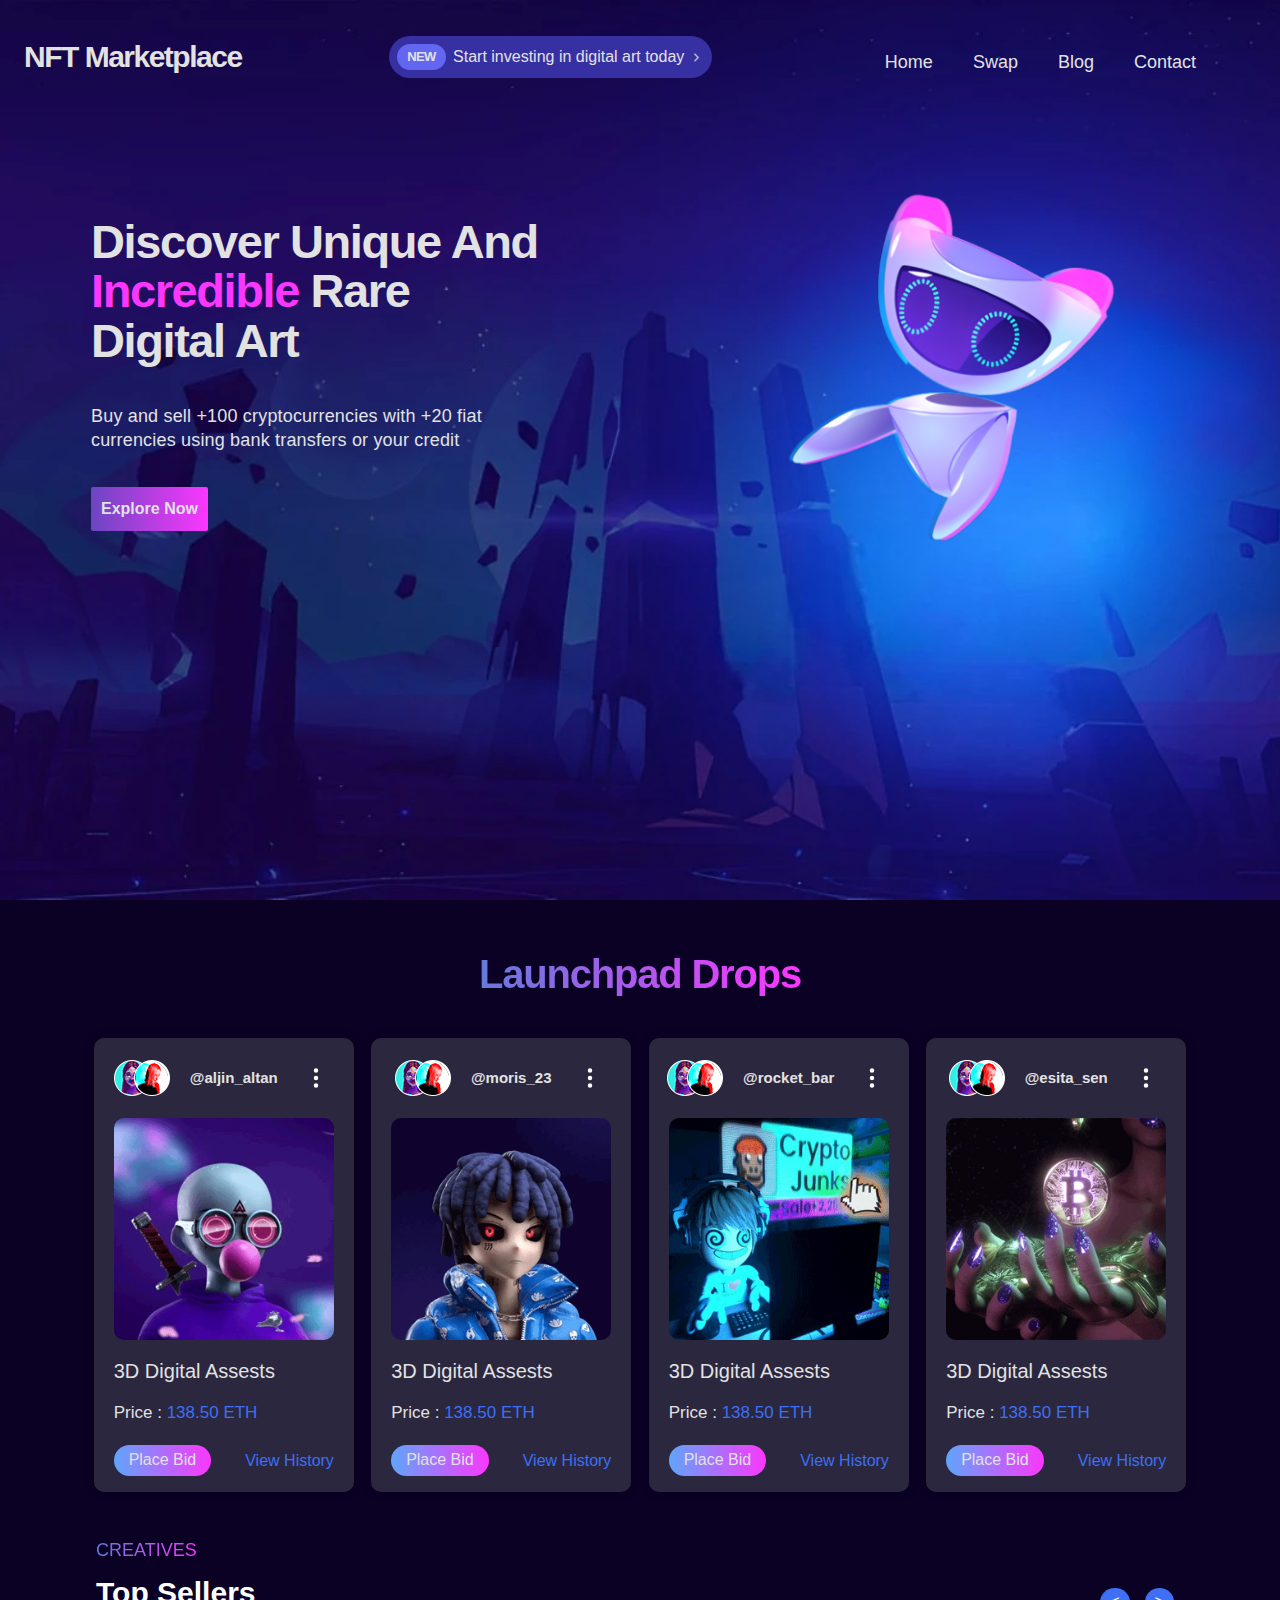
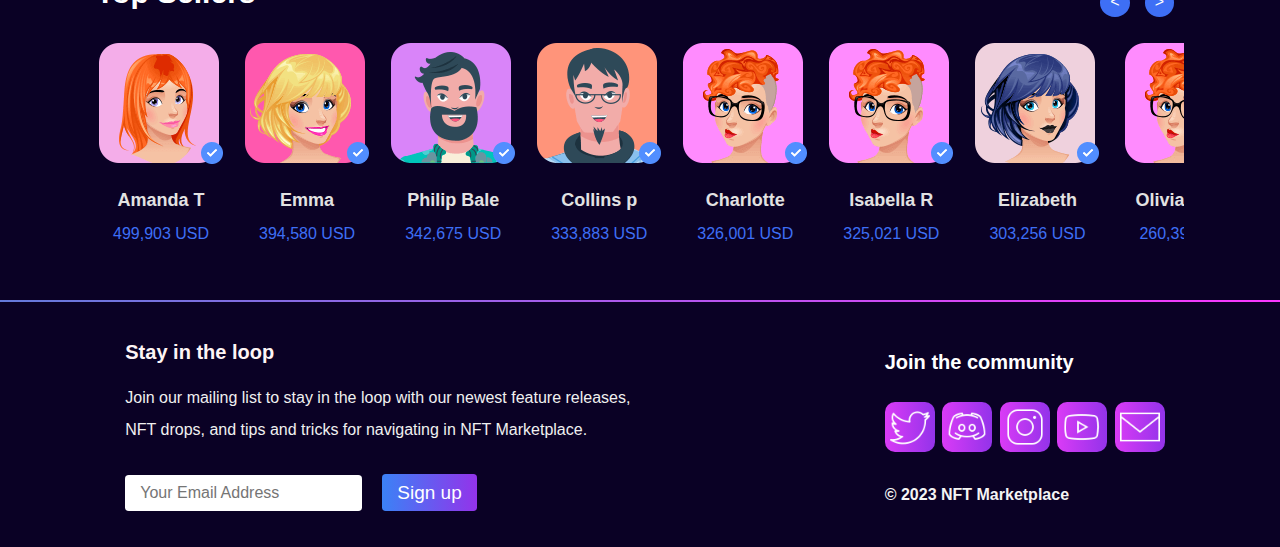
<file: index.html>
<!DOCTYPE html>
<html lang="en">
  <head>
    <meta charset="UTF-8" />
    <meta http-equiv="X-UA-Compatible" content="IE=edge" />
    <meta
      name="description"
      content="Discover and collect unique digital art and objects in our NFT marketplace.
      Explore a wide selection of non-fungible tokens (NFTs) created by artists and creators from
      around the world. From digital artworks to music pieces and digital collectibles, find exclusive
      pieces that represent authenticity and digital ownership. Join our community and dive into
      the exciting world of NFTs."
    />
    <meta name="viewport" content="width=device-width, initial-scale=1.0" />
    <link rel="shortcut icon" href="./img/icono.png" type="image/png" />
    <link rel="stylesheet" href="./style.css" />
    <link rel="stylesheet" href="./normalize.css" />
    <title>NFT Marketplace</title>
  </head>

  <body>
    <header class="header">
      <nav>
        <div class="title-container">
          <span class="title">NFT Marketplace</span>
        </div>
        <div class="alert-container">
          <div class="alert" role="alert">
            <span class="new">New</span>
            <span class="alert-info">Start investing in digital art today</span>
            <svg
              class="svg-alert"
              xmlns="http://www.w3.org/2000/svg"
              viewBox="0 0 20 20"
            >
              <path
                d="M12.95 10.707l.707-.707L8 4.343 6.586 5.757 10.828 10l-4.242 4.243L8 15.657l4.95-4.95z"
              />
            </svg>
          </div>
        </div>
        <div class="menu-container">
          <button id="boton">
            <svg
              class="icon"
              viewBox="0 0 20 20"
              xmlns="http://www.w3.org/2000/svg"
            >
              <title>Menu</title>
              <path d="M0 3h20v2H0V3zm0 6h20v2H0V9zm0 6h20v2H0v-2z" />
            </svg>
          </button>
        </div>
        <div id="menu">
          <div class="links-container">
            <a href="#" class="link-style"> Home </a>
            <a href="./swap.html" class="link-style"> Swap </a>
            <a href="#" class="link-style"> Blog </a>
            <a href="#" class="link-style"> Contact </a>
          </div>
        </div>
      </nav>
      <div class="hero">
        <div class="info-hero">
          <h2>
            Discover Unique and
            <span> Incredible </span>rare <br />
            Digital Art
          </h2>
          <p>
            Buy and sell +100 cryptocurrencies with +20 fiat currencies using
            bank transfers or your credit
          </p>
          <a href="#seccion-destino" class="btn-effect">Explore Now</a>
        </div>
        <div class="robot-container">
          <img src="./img/robot.png" alt="cuaderno" id="img-robot" />
        </div>
      </div>
    </header>
    <main id="seccion-destino">
      <div class="container">
        <h2>Launchpad Drops</h2>
      </div>
      <section class="nft-container">
        <div class="nft">
          <header class="nft-header">
            <img src="./img/p.png" alt="user" />
            <h3>@aljin_altan</h3>
            <div>
              <button
                aria-label="Ver Opciones"
                title="Haz clic para ver las opciones"
                type="button"
                class="btn-menu"
              >
                <img
                  class="menu-options w-6 h-6"
                  src="./img/dots.svg"
                  alt="dots"
                />
              </button>
            </div>
          </header>
          <figure class="nft-video-container">
            <video class="lazy-video video-nft" autoplay loop muted>
              <source
                data-src="./img/1.webm"
                src="./img/1.webm"
                type="video/webm"
              />
              <source
                data-src="./img/1.mp4"
                src="./img/1.mp4"
                type="video/mp4"
              />
              Tu navegador no admite el formato de video WebM.
            </video>
          </figure>
          <div class="nft-info">
            <h4>3D Digital Assests</h4>
            <p>Price : <span class="text-blue-500">138.50 ETH</span></p>
          </div>
          <footer class="nft-footer">
            <button class="place-bid">Place Bid</button>
            <span class="text-blue-500">View History</span>
          </footer>
        </div>
        <div class="nft">
          <header class="nft-header">
            <img src="./img/p.png" alt="user" />
            <h3>@moris_23</h3>
            <div>
              <button
                aria-label="Ver Opciones"
                title="Haz clic para ver las opciones"
                type="button"
                class="btn-menu"
              >
                <img
                  class="menu-options w-6 h-6"
                  src="./img/dots.svg"
                  alt="dots"
                />
              </button>
            </div>
          </header>
          <figure>
            <video class="lazy-video video-nft" autoplay loop muted>
              <source
                data-src="./img/2.webm"
                src="./img/2.webm"
                type="video/webm"
              />
              <source
                data-src="./img/2.mp4"
                src="./img/2.mp4"
                type="video/mp4"
              />
              Tu navegador no admite el formato de video WebM.
            </video>
          </figure>
          <div class="nft-info">
            <h4>3D Digital Assests</h4>
            <p>Price : <span class="text-blue-500">138.50 ETH</span></p>
          </div>
          <footer class="nft-footer">
            <button class="place-bid">Place Bid</button>
            <span class="text-blue-500">View History</span>
          </footer>
        </div>
        <div class="nft">
          <header class="nft-header">
            <img src="./img/p.png" alt="user" />
            <h3>@rocket_bar</h3>
            <div>
              <button
                aria-label="Ver Opciones"
                title="Haz clic para ver las opciones"
                type="button"
                class="btn-menu"
              >
                <img
                  class="menu-options w-6 h-6"
                  src="./img/dots.svg"
                  alt="dots"
                />
              </button>
            </div>
          </header>
          <figure>
            <video class="lazy-video video-nft" autoplay loop muted>
              <source
                data-src="./img/3.webm"
                src="./img/3.webm"
                type="video/webm"
              />
              <source
                data-src="./img/3.mp4"
                src="./img/3.mp4"
                type="video/mp4"
              />
              Tu navegador no admite el formato de video WebM.
            </video>
          </figure>
          <div class="nft-info">
            <h4>3D Digital Assests</h4>
            <p>Price : <span class="text-blue-500">138.50 ETH</span></p>
          </div>
          <footer class="nft-footer">
            <button class="place-bid">Place Bid</button>
            <span class="text-blue-500">View History</span>
          </footer>
        </div>
        <div class="nft">
          <header class="nft-header">
            <img src="./img/p.png" alt="user" />
            <h3>@esita_sen</h3>
            <div>
              <button
                aria-label="Ver Opciones"
                title="Haz clic para ver las opciones"
                type="button"
                class="btn-menu"
              >
                <img
                  class="menu-options w-6 h-6"
                  src="./img/dots.svg"
                  alt="dots"
                />
              </button>
            </div>
          </header>
          <figure class="nft-video-container">
            <video class="lazy-video video-nft" autoplay loop muted>
              <source
                data-src="./img/4.webm"
                src="./img/4.webm"
                type="video/webm"
              />
              <source
                data-src="./img/4.mp4"
                src="./img/4.mp4"
                type="video/mp4"
              />
              Tu navegador no admite el formato de video WebM.
            </video>
          </figure>
          <div class="nft-info">
            <h4>3D Digital Assests</h4>
            <p>Price : <span class="text-blue-500">138.50 ETH</span></p>
          </div>
          <footer class="nft-footer">
            <button class="place-bid">Place Bid</button>
            <span class="text-blue-500">View History</span>
          </footer>
        </div>
      </section>
    </main>
    <section class="creatives-section">
      <h3 class="creatives-title">CREATIVES</h3>
      <div class="creatives-container">
        <h2 class="top-sellers-title">Top Sellers</h2>
        <div class="creatives-btn">
          <button class="scroll-left-btn">&lt;</button>
          <button class="scroll-right-btn">&gt;</button>
        </div>
      </div>
      <div class="image-container">
        <div class="scroll-wrapper">
          <div class="image-list" id="sellers"></div>
        </div>
      </div>
    </section>
    <div class="creatives-line"></div>
    <footer class="my-footer">
      <div class="my-custom-footer">
        <div class="my-custom-footer-container">
          <h3 class="my-custom-heading">Stay in the loop</h3>
          <p class="my-custom-paragraph">
            Join our mailing list to stay in the loop with our newest feature
            releases, NFT drops, and tips and tricks for navigating in NFT
            Marketplace.
          </p>
          <div class="my-custom-flex-container">
            <div class="my-custom-flex-input-container">
              <input
                type="email"
                placeholder="Your Email Address"
                class="my-custom-input"
                id="input"
              />
              <button class="botonSign" id="send-btn">Sign up</button>
            </div>
            <div class="my-custom-message hidden" id="mensaje"></div>
          </div>
        </div>
      </div>
      <div class="my-custom-text" id="my-div">
        <h3 class="join-community">Join the community</h3>
        <div class="logo-container" id="contenedorLogos"><!-- logos --></div>
        <p class="eth-price" id="eth-price"></p>
        <p class="nft-noticia">© 2023 NFT Marketplace</p>
      </div>
    </footer>
    <script src="./app.js"></script>
  </body>
</html>
</file>
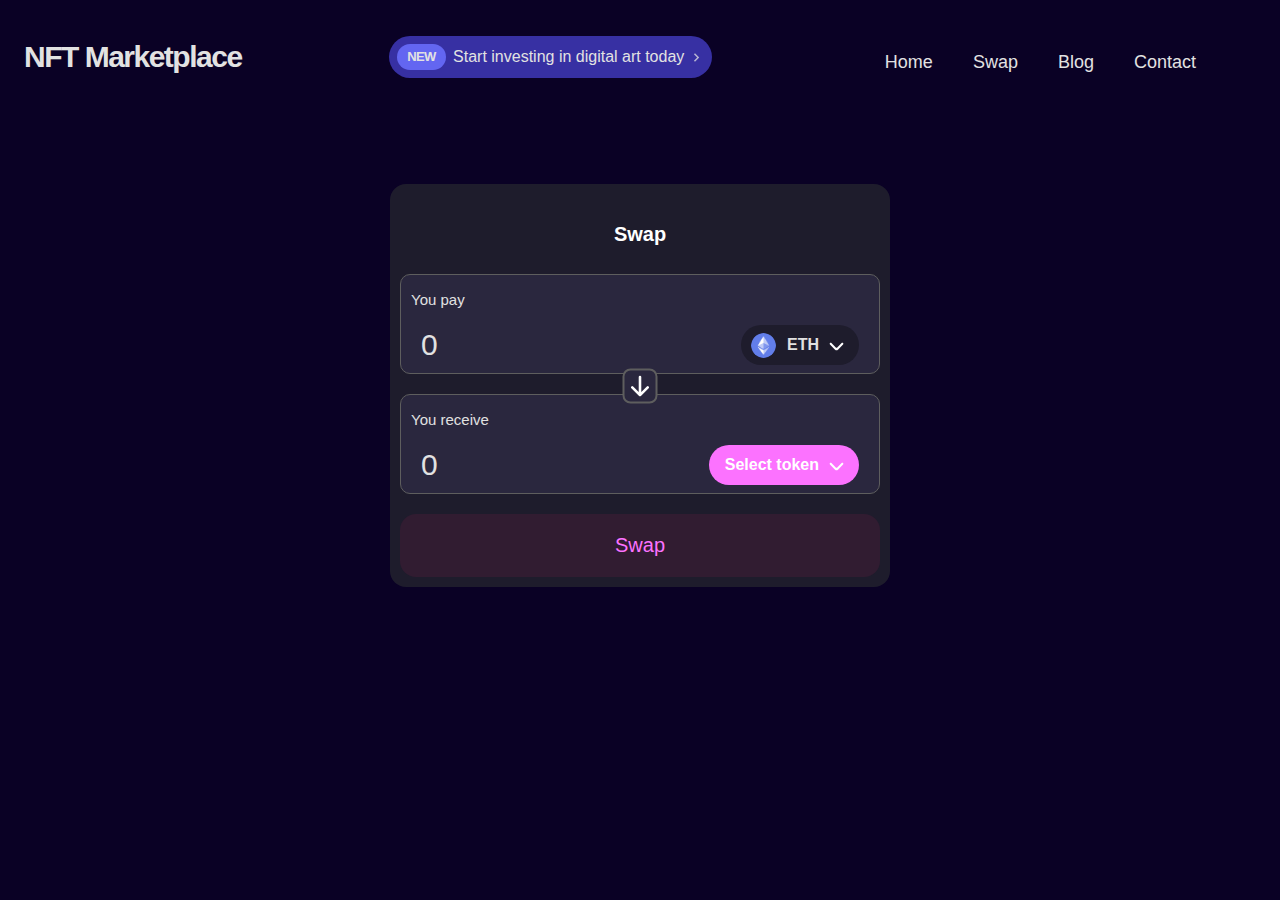
<file: swap.html>
<!DOCTYPE html>
<html lang="en">
  <head>
    <meta charset="UTF-8" />
    <meta name="viewport" content="width=device-width, initial-scale=1.0" />
    <link rel="shortcut icon" href="./img/icono.png" type="image/png" />
    <link rel="stylesheet" href="./style.css" />
    <title>Swap</title>
  </head>
  <body class="body-swap">
    <header class="header-swap">
      <nav>
        <div class="title-container">
          <span class="title">NFT Marketplace</span>
        </div>
        <div class="alert-container">
          <div class="alert" role="alert">
            <span class="new">New</span>
            <span class="alert-info">Start investing in digital art today</span>
            <svg
              class="svg-alert"
              xmlns="http://www.w3.org/2000/svg"
              viewBox="0 0 20 20"
            >
              <path
                d="M12.95 10.707l.707-.707L8 4.343 6.586 5.757 10.828 10l-4.242 4.243L8 15.657l4.95-4.95z"
              />
            </svg>
          </div>
        </div>
        <div class="menu-container">
          <button id="boton">
            <svg
              class="icon"
              viewBox="0 0 20 20"
              xmlns="http://www.w3.org/2000/svg"
            >
              <title>Menu</title>
              <path d="M0 3h20v2H0V3zm0 6h20v2H0V9zm0 6h20v2H0v-2z" />
            </svg>
          </button>
        </div>
        <div id="menu">
          <div class="links-container">
            <a href="./index.html" class="link-style"> Home </a>
            <a href="" class="link-style"> Swap </a>
            <a href="#" class="link-style"> Blog </a>
            <a href="#" class="link-style"> Contact </a>
          </div>
        </div>
      </nav>
    </header>
    <main class="swap-container">
      <form class="swap" id="swap-form">
        <h3 class="main-title">Swap</h3>
        <div class="swap-input">
          <label class="swap-title" for="">You pay</label>
          <div class="swap-info" id="swap-pay">
            <input type="number" name="" id="" min="0" value="0" />
            <span id="current-nft" class="crypto-container">
              <img class="crypto-logo" src="./img/eth.png" alt="" />
              <strong id="crypto-text">ETH</strong>
              <img class="arrow" src="./img/arrow-down.svg" alt="" />
            </span>
          </div>
        </div>
        <div class="swap-arrow-container" id="swap-btn">
          <img class="swap-icon" src="./img/arrow-down-2.svg" alt="" />
        </div>
        <div class="swap-input">
          <label class="swap-title" for="">You receive</label>
          <div class="swap-info" id="swap-receive">
            <input id="receive" type="number" name="" id="" min="0" value="0" />
            <span id="token" class="token crypto-container">
              <strong id="token-text">Select token</strong>
              <img class="arrow" src="./img/arrow-down.svg" alt="" />
            </span>
          </div>
        </div>
        <button class="btn-swap" id="btn-calculate">Swap</button>
      </form>
      <section class="modal-container hidden" id="modal">
        <div class="modal-tokens">
          <header class="modal-header">
            <h3>Select a token</h3>
            <img id="exit-modal" src="./img/cancel.svg" alt="" />
          </header>
          <div class="search-container">
            <img src="./img/search.svg" alt="" />
            <input type="text" placeholder="Search" />
          </div>
          <section class="most-used">
            <span class="token-container eth">
              <img src="./img/eth.png" alt="" />
              <strong>ETH</strong>
            </span>
            <span class="token-container dai">
              <img src="./img/dai.png" alt="" />
              <strong>DAI</strong>
            </span>
            <span class="token-container usdc">
              <img src="./img/usdc.png" alt="" />
              <strong>USDC</strong>
            </span>
            <span class="token-container usdt">
              <img src="./img/usdt.png" alt="" />
              <strong>USDT</strong>
            </span>
            <span class="token-container wbtc">
              <img src="./img/wbtc.png" alt="" />
              <strong>WBTC</strong>
            </span>
            <span class="token-container weth">
              <img src="./img/weth.png" alt="" />
              <strong>WETH</strong>
            </span>
          </section>
          <div class="line"></div>
          <section class="list-tokens">
            <div class="token-of-list eth">
              <img src="./img/eth.png" alt="" />
              <strong>Ether</strong>
            </div>
            <div class="token-of-list aave">
              <img src="./img/aave.png" alt="" />
              <strong>Aave</strong>
            </div>
            <div class="token-of-list cronos">
              <img src="./img/cronos.png" alt="" />
              <strong>Cronos</strong>
            </div>
            <div class="token-of-list fantom">
              <img src="./img/ftm.png" alt="" />
              <strong>Fantom</strong>
            </div>
            <div class="token-of-list matic">
              <img src="./img/matic.png" alt="" />
              <strong>Matic</strong>
            </div>
          </section>
        </div>
      </section>
    </main>
    <script src="./swap.js"></script>
  </body>
</html>
</file>
<file: style.css>
@font-face {
  font-family: "Montserrat", Arial, Helvetica, sans-serif;

  src: url("./font/Montserrat-Regular.ttf") format("truetype");

  font-weight: normal;

  font-style: normal;

  font-display: auto;
}

@font-face {
  font-family: "Montserrat", Arial, Helvetica, sans-serif;

  src: url("./font/Montserrat-Bold.ttf") format("truetype");

  font-weight: bold;

  font-style: normal;

  font-display: auto;
}

:root {
  --darkLila: #0a0125;
  --fuenteParrafos: "Montserrat", Arial, Helvetica, sans-serif;
}

html {
  box-sizing: border-box;
  font-size: 62.5%;
  scroll-behavior: smooth;
}
*,
*::before,
*::after {
  box-sizing: inherit;
}

body {
  font-family: var(--fuenteParrafos);
  font-size: 1.6rem;
  line-height: 2;
  width: 100%;
  height: 100vh;
  overflow: auto;
  background-color: rgb(10, 1, 37);
}

figure {
  margin: 0 auto;
}

.header {
  background-image: url("./img/bg-1.webp");
  background-position: center;
  background-size: cover;
  height: 100vh;
}
@media (min-width: 768px) {
  .header {
    height: 100vh;
  }
}

a {
  text-decoration: none;
}

nav {
  padding: 24px;
  display: flex;
  flex-wrap: wrap;
  justify-content: space-between;
  align-items: center;
  gap: 20px;
}

.title-container {
  display: flex;
  align-items: center;
  flex-shrink: 0;
  color: #e2e2e2;
  margin-right: 1.5rem;
}

.title {
  font-family: var(--fuenteParrafos);
  font-weight: bold;
  font-size: 2.5rem;
  line-height: 1.2;
  letter-spacing: -0.05em;
}

@media (min-width: 768px) {
  .title {
    font-size: 3rem;
  }
}

.alert-container {
  display: none;
}

@media (min-width: 1280px) {
  .alert-container {
    display: block;
    text-align: center;
    padding: 1rem;
  }
}

.alert {
  padding: 0.5rem 0.8rem;
  background-color: #3730a3;
  display: flex;

  flex: inline-flex;
  align-items: center;
  color: #e2e2e2;
  border-radius: 999px;
  font-size: 1.6rem;
}

.new {
  display: flex;
  border-radius: 999px;
  background-color: #6366f1;
  text-transform: uppercase;
  padding: 0.5rem 1rem;
  font-family: var(--fuenteParrafos);
  font-weight: 600;
  font-size: 1.3rem;
  line-height: 1.2;
  letter-spacing: -0.05em;
  margin-right: 0.75rem;
}

.alert-info {
  font-family: var(--fuenteParrafos);
  margin-right: 0.5rem;
  text-align: left;
  flex: auto;
}

.svg-alert {
  fill: currentColor;
  opacity: 0.75;
  height: 1.5rem;
  width: 1.5rem;
}

.menu-container {
  display: block;
}
@media (min-width: 768px) {
  .menu-container {
    display: none;
  }
}

.menu-container > button {
  display: flex;
  align-items: center;
  padding: 0.8rem 1.1rem;
  border: 1px solid #e2e2e2;
  border-radius: 0.5rem;
  color: #e2e2e2;
  transition: all 0.3s ease;
  background-color: transparent;
}

.menu-container > button:hover {
  color: #fff;
  border-color: #fff;
}

.icon {
  fill: currentColor;
  height: 2rem;
  width: 2rem;
}

#menu {
  background-color: rgba(255, 255, 255, 0.1);
  padding: 1rem 4rem;
  border-radius: 0.5rem;
  width: 100%;
  display: none;
  flex-direction: row;
  justify-content: flex-end;
  align-items: center;
}

@media (min-width: 768px) {
  #menu {
    display: flex;
    width: auto;
    background-color: transparent;
  }
}

.links-container {
  font-size: 1.6rem;
  font-weight: 500;
  text-align: center;
  color: #e2e2e2;
  display: flex;
  flex-direction: column;
  align-items: center;
  gap: 1rem;
}

@media (min-width: 768px) {
  .links-container {
    font-size: 1.8rem;
    flex-direction: row;
    align-items: center;
    gap: 4rem;
    padding: 1rem 2rem 0 0;
  }
}

.link-style {
  text-decoration: none;
  position: relative;
  color: #e2e2e2;
  transition: color 0.3s, transform 0.3s;
}

.link-style::before {
  content: "";
  position: absolute;
  width: 0;
  height: 3px;
  background-color: #e2e2e2;
  bottom: -2px;
  left: 0;
  transition: width 0.3s;
}

.link-style:hover {
  color: #fb37ff;
}

.link-style:hover::before {
  width: 100%;
}
.hero {
  display: grid;
  place-items: center;
}

@media (min-width: 768px) {
  .hero {
    grid-template-columns: 1fr 1fr;
  }
}

.info-hero {
  color: #e2e2e2;
  padding: 1rem;
  display: flex;
  flex-wrap: wrap;
  gap: 1.75rem;
  margin: 0 3.5rem 2.5rem;
}

@media (min-width: 768px) {
  .info-hero {
    margin: 1.5rem 8.1rem 3.5rem 8.1rem;
  }
}
.info-hero > h2 {
  font-size: 2.5rem;
  font-weight: bold;
  line-height: 1.4;
  letter-spacing: -0.03em;
  width: auto;
  max-width: 17ch;
  word-wrap: break-word;
  margin-bottom: 0.3rem;
  text-transform: capitalize;
}

.info-hero > h2 > span {
  font-size: 2.5rem;
  color: #fb37ff;
  font-weight: bold;
  letter-spacing: -0.03em;
}
.info-hero > p {
  font-size: 1.8rem;
  font-weight: 500;
  line-height: 2.4rem;
  letter-spacing: 0.01em;
  width: auto;
  max-width: 50ch;
  word-wrap: break-word;
  font-family: var(--fuenteParrafos);
}

@media (min-width: 768px) {
  .info-hero > h2 {
    font-size: 4.7rem;
    line-height: 1.05;
    max-width: 18ch;
  }
  .info-hero h2 > span {
    font-size: 4.7rem;
    line-height: 1.05;
  }
}

.btn-effect {
  background-image: linear-gradient(to right, #6b46c1, #fb37ff);
  padding: 0.6rem 1rem;
  color: #e1e1e1;
  border-radius: 2px;
  font-size: 1.6rem;
  font-weight: 600;
  transition: background-color 0.3s ease-in-out;
}

.btn-effect:hover {
  box-shadow: 0 0 10px #6b46c1;
}

.robot-container {
  margin-top: 0.5rem;
  margin-left: 7rem;
}

@media (min-width: 768px) {
  .robot-container {
    margin-top: 7rem;
    margin-left: 0;
  }
}

#img-robot {
  width: 20rem;
  position: relative;
  max-width: 100%;
  margin-bottom: 5rem;
}

@media (min-width: 768px) {
  #img-robot {
    width: 37rem;
    height: auto;
  }
}

.container {
  display: flex;
  flex-direction: column;
  align-items: center;
  justify-content: center;
  gap: 1rem;
  margin-top: 5rem;
  color: #e2e2e2;
}

.container > h2 {
  position: relative;
  z-index: 10;
  background-image: linear-gradient(to right, #647adb, #fb37ff);
  background-clip: text;
  -webkit-background-clip: text;
  color: transparent;
  font-size: 4rem;
  font-weight: bold;
  line-height: 1.2;
  letter-spacing: -0.03em;
  text-transform: capitalize;
  margin: 0 0 5rem;
}

.form {
  background-color: #2a273e;
  border-radius: 0.5rem;
  padding: 1rem;
  height: 40rem;
  margin-bottom: 5rem;
}

.options {
  display: grid;
  grid-template-columns: repeat(3, 1fr);
  gap: 1rem;
}

.options > span {
  border-radius: 999px;
  padding: 0.1rem 0.5rem;
  text-align: center;
  background-color: #000;
  font-size: 1.5rem;
}

#seccion-destino {
  margin: 0 auto;
}

.container > h2 {
  text-align: center;
  margin-bottom: 4rem;
}

.nft-container {
  display: grid;
  place-items: center;
  gap: 1rem;
  grid-template-columns: repeat(auto-fit, minmax(250px, 1fr));
}

@media (min-width: 768px) {
  .nft-container {
    margin: 0 9rem;
  }
}

.nft {
  position: relative;
  border-radius: 1rem;
  background-color: #2a273e;
  display: flex;
  flex-direction: column;
  width: 26rem;
  margin-bottom: 2.5rem;
  box-shadow: 0 0 10px rgba(0, 0, 0, 0.2);
  color: #e2e2e2;
}

.nft-header {
  display: flex;
  align-items: center;
  justify-content: center;
  gap: 2rem;
  padding: 1rem;
}

.nft-header > h3 {
  font-size: 1.5rem;
  font-weight: 600;
}

.nft-header > h3:hover {
  color: #4b78f5;
  cursor: pointer;
}

.btn-menu {
  background-color: transparent;
  border: none;
  display: flex;
  align-items: center;
  justify-content: center;
}

.menu-options {
  width: 2.4rem;
  height: 2.4rem;
}

.video-nft {
  width: 100%;
  max-width: 220px;
  height: 100%;
  border-radius: 1rem;
  margin: 0;
}

.nft-info {
  padding: 0 2rem;
  display: flex;
  flex-direction: column;
}

.nft-info h4 {
  font-size: 2rem;
  font-weight: 500;
  margin: 0;
  margin-bottom: 0.5rem;
}

.nft-info > p,
.nft-info > p > span {
  font-size: 1.7rem;
  margin: 0;
}

.nft-info > p > span {
  color: #3e6ff5;
}

.nft-footer {
  display: flex;
  align-items: center;
  justify-content: center;
  column-gap: 3.4rem;
  margin: 1.5rem 0;
}

.place-bid {
  background-image: linear-gradient(to right, #60a5fa, #fb37ff);
  padding: 0.6rem 1.5rem;
  color: #e1e1e1;
  border: none;
  border-radius: 999px;
  font-size: 1.6rem;
}

.place-bid:hover {
  box-shadow: 0 0 10px #60a5fa;
  cursor: pointer;
}

.nft-footer > span {
  color: #3e6ff5;
}

.creatives-container {
  display: flex;
  align-items: center;
  justify-content: space-between;
  gap: 1rem;
  margin-bottom: 2rem;
  width: 100%;
  margin-top: 0;
}

.creatives-section {
  display: flex;
  flex-direction: column;
  align-items: flex-start;
  margin: 3rem 0;
  padding-bottom: 5rem;
  width: 85%;
  margin: auto;
}

.creatives-line-container {
  display: flex;
  align-items: center;
  justify-content: center;
  margin-top: 2rem;
}

.creatives-title {
  font-size: 1.8rem;
  font-weight: 500;
  margin: 1.5rem 0;
  background-image: linear-gradient(to right, #647adb, #fb37ff);
  background-clip: text;
  -webkit-background-clip: text;
  color: transparent;
  position: relative;
}

.creatives-line {
  width: 100%;
  height: 2px;
  background: linear-gradient(to right, #647adb, #fb37ff);
  margin-bottom: 0;
}

.top-sellers-title {
  font-size: 3rem;
  font-weight: bold;
  color: #fff;
  margin: 0;
}

.image-container {
  width: 100%;
  overflow: auto;
}

.scroll-wrapper {
  width: 100%;
  overflow-x: scroll;
  scrollbar-width: none;
  -ms-overflow-style: none;
  scroll-behavior: smooth;
  white-space: nowrap;
}

.scroll-wrapper::-webkit-scrollbar {
  display: none;
}

.image-list {
  display: inline-flex;
  gap: 5rem;
  padding: 0 1.7rem;
}

.image-list img {
  min-width: 100%;
  height: auto;
}

.seller-info {
  display: grid;
  place-items: center;
  width: 100%;
}

.seller-info > span {
  font-size: 1.6rem;
  color: #3e6ff5;
  font-weight: 500;
}

.seller-name {
  font-size: 1.8rem;
  color: #e2e2e2;
  font-weight: 600;
  margin-bottom: 0;
}

.my-footer {
  display: flex;
  flex-wrap: wrap;
  gap: 5rem;
  margin-bottom: 5px;
  justify-content: space-around;

  align-items: center;
  gap: 0.5rem;
  border-radius: 999px;
  color: #e1e1e1;
  padding: 2rem 1rem;
}

.my-custom-footer {
  display: flex;
  flex-direction: row;
  flex-wrap: wrap;
  gap: 5px;
  margin-bottom: 5px;
  justify-content: flex-start;
  align-items: flex-start;
  margin-left: 10px;
  margin-right: 10px;
}
.my-custom-footer-container {
  display: flex;
  flex-direction: column;
  justify-content: center;
  flex-wrap: wrap;
}

.my-custom-heading {
  text-align: left;
  color: #fef5f5;
  font-size: 2rem;
  font-weight: bold;
  margin: 0;
}

.my-custom-flex-container {
  display: flex;
  justify-content: center;
  flex-direction: column;
  align-items: flex-start;
  margin-top: 1.25rem;
  gap: 1.25rem;
}

.my-custom-flex-input-container {
  display: flex;
  justify-content: center;
  flex-wrap: wrap;
  align-items: center;
  gap: 2rem;
}

.my-custom-input {
  padding: 0.9rem 1.5rem;
  background-color: #ffffff;
  border-radius: 0.375rem;
  border: none;
}

.botonSign {
  text-align: center;
  border-radius: 0.375rem;
  background-image: linear-gradient(to right, #3b82f6, #9333ea);
  color: #ffffff;
  font-size: 1.9rem;
  border: none;
  cursor: pointer;
  transition: transform 0.2s;
  padding: 0.75rem 1.5rem;
}

.botonSign:active {
  transform: scale(0.9);
}

@media (min-width: 1024px) {
  .botonSign {
    padding: 0.75rem 1.5rem;
  }
}

.my-custom-message {
  animation: pulse 1.5s infinite;
  padding: 0 1rem;
  color: #ffffff;
  background-image: linear-gradient(to right, #3b82f6, #9333ea);
  border-radius: 0.375rem;
  font-size: 1.6rem;
  margin: 0;
}

.my-custom-message > p {
  margin: 0;
}

.my-custom-text {
  text-align: left;
}

@media screen and (max-width: 600px) {
  .my-custom-text {
    text-align: center;
    margin-left: 0;
  }
}

.hidden {
  display: none;
}

.join-community {
  color: #ffffff;
  font-size: 2rem;
  font-weight: bold;
}

.logo-container {
  display: flex;
  flex-wrap: wrap;
  gap: 0.75rem;
  cursor: pointer;
}

.logo-container img {
  background-image: linear-gradient(to right, #da3bf6, #9333ea);
  padding: 5px;
  transition: transform 0.2s;
  border-radius: 20%;
  max-width: 5rem;
}

.logo-container img:hover {
  transform: translateY(-5px);
}

.my-custom-paragraph {
  text-align: left;
  color: #f0f0f0;
  margin-top: 1rem;
  width: auto;
  max-width: 60ch;
}

@keyframes blink {
  0%,
  100% {
    color: #8414ed;
  }

  50% {
    color: #dde2ec;
  }
}

.eth-price {
  font-weight: bold;
  animation: blink 2s infinite;
  font-size: 1.6rem;
}

.nft-noticia {
  color: #f4f4f4;
  font-weight: bold;
  font-size: 1.6rem;
}
.section {
  border-bottom: 2px solid transparent;
  margin-bottom: 20px;
  animation: parpadeo 3s infinite;
}
@keyframes parpadeo {
  0%,
  100% {
    border-color: transparent;
  }

  50% {
    border-color: #9333ea;
  }
}

.seller-name {
  font-size: 1.8rem;
  color: #e2e2e2;
  font-weight: 600;
  margin-bottom: 0;
}

#token:hover {
  background-color: #44405e;
}

#token:active {
  transform: scale(0.9);
}

.body-swap {
  margin: auto;
  position: relative;
}

.modal-container {
  position: absolute;
  top: 27.5%;
}

.modal-active {
  filter: blur(0.5rem);
}

.hidden {
  display: none;
}

.header-swap {
  margin: auto;
}

form {
  display: flex;
  flex-direction: column;
  padding: 1rem;
}

.main-title {
  font-size: 2rem;
  text-align: center;
  color: #fff;
  margin-bottom: 0;
}
.swap-container {
  display: grid;
  place-items: center;
  margin-top: 7rem;
}

.swap {
  border-radius: 1.6rem;
  background-color: #1e1c2c;
  display: flex;
  width: 50rem;
  padding: 1rem;
  gap: 2rem;
  position: relative;
}

.swap-input {
  background-color: #2a273e;
  border: 0.5px solid #5e5e5e;
  width: 100%;
  height: 10rem;
  border-radius: 1rem;
  display: flex;
  flex-direction: column;
  padding: 1rem;
}

.swap-info {
  display: flex;
  justify-content: space-between;
  align-items: center;
  padding: 0 1rem;
  gap: 2rem;
}

.crypto-container {
  display: flex;
  align-items: center;
  gap: 0.5rem;
  background-color: #1e1c2c;
  border-radius: 999px;
  color: #e1e1e1;
  padding: 2rem 1rem;
  height: 3rem;
}

.swap-info > input {
  all: unset;
  width: 80%;
  font-size: 3rem;
  color: #e1e1e1;
}

.swap-info > input::-webkit-outer-spin-button,
.swap-info > input::-webkit-inner-spin-button {
  -webkit-appearance: none;
  margin: 0;
}

.swap-info > span > img {
  width: 2.5rem;
  height: auto;
  border-radius: 50%;
}
.swap-info > span > strong {
  margin-left: 0.6rem;
}

.crypto-logo {
  width: 2.5rem;
  height: auto;
  border-radius: 50%;
}

.arrow {
  display: grid;
  place-items: center;
}

.swap-title {
  color: #e1e1e1;
  font-size: 1.5rem;
}

#receive {
  width: 60%;
}

.token {
  background-color: #fc72ff;
  color: #fff;
}

#token:hover {
  cursor: pointer;
}

.invert {
  flex-direction: row-reverse;
}

.btn-swap {
  padding: 2rem;
  border-radius: 1.6rem;
  border: none;
  color: #fc72ff;
  font-size: 2rem;
  background-color: #311c31;
  transition: all 0.3s ease-in-out;
}

.btn-swap:hover {
  cursor: pointer;
  background-color: #39273c;
}

.swap-arrow-container {
  padding: 1rem;
  display: flex;
  justify-content: center;
  align-items: center;
  position: absolute;

  top: 50%;
  left: 50%;
  transform: translate(-50%, -50%);
}

.swap-arrow-container > img {
  width: 3.5rem;
  height: auto;
  border: 0.2rem solid #5e5e5e;
  background-color: #2a273e;
  border-radius: 0.8rem;
}

.swap-arrow-container:hover {
  cursor: pointer;
}

.top-sellers-title {
  margin-top: -2rem;
}

.creatives-btn {
  display: flex;
  align-items: center;
  justify-content: center;
  gap: 1.5rem;
  margin: 0 1rem;
}

.scroll-left-btn,
.scroll-right-btn {
  background-color: #3e6ff5;
  border: none;
  border-radius: 50%;
  color: #ffffff;
  font-size: 1.6rem;
  padding: 0.5rem 1rem;
}

.scroll-left-btn:hover,
.scroll-right-btn:hover {
  background-color: #b41ab6;
  cursor: pointer;
}

.prueba {
  display: grid;
  place-items: center;
}

.modal-tokens {
  display: flex;
  flex-direction: column;
  align-items: center;
  justify-content: center;
  gap: 1rem;
  padding: 1.5rem;
  border-radius: 2rem;
  border: 0.5px solid #5e5e5e;
  background-color: #1e1c2c;
  width: 40rem;
  height: auto;
  position: relative;
}

.line {
  width: 100%;
  height: 0.5px;
  position: absolute;
  top: 60%;
  background-color: #5e5e5e;
}

.modal-header {
  display: flex;
  align-items: center;
  justify-content: space-between;
  width: 100%;
}

.modal-header > h3 {
  font-size: 1.6rem;
  color: #e1e1e1;
}

.modal-header > img {
  width: 2.7rem;
  height: auto;
  padding: 0.5rem;
}

.modal-header > img:hover {
  cursor: pointer;
  background-color: #2a273e;
  border-radius: 50%;
}

.search-container {
  display: flex;
  align-items: center;
  justify-content: space-between;
  gap: 1rem;
  width: 100%;
  background-color: #2a273e;
  border: 1px solid #5e5e5e;
  border-radius: 1.5rem;
  padding: 0.5rem 1rem;
}

.search-container > img {
  width: 1.8rem;
  height: auto;
}

.search-container > input {
  all: unset;
  width: 100%;
  font-size: 1.6rem;
  color: #e1e1e1;
}

.most-used {
  display: flex;
  justify-content: flex-start;
  gap: 1.5rem;
  flex-wrap: wrap;
  width: 100%;
  margin: 1rem 0;
}

.token-container {
  display: flex;
  justify-content: space-between;
  align-items: center;
  gap: 0.5rem;
  background-color: transparent;
  border-radius: 999px;
  border: 1px solid #5e5e5e;
  padding: 0 1rem;
  color: #fff;
}

.token-container:hover {
  cursor: pointer;
  background-color: #2a273e;
}

.token-container > img {
  width: 2rem;
  height: auto;
  border-radius: 50%;
}

.list-tokens {
  display: flex;
  flex-direction: column;
  gap: 0.5rem;
  width: 100%;
  color: #f2f2f2;
  max-height: 15rem;
  padding-top: 0.5rem;
  overflow: auto;
}

.list-tokens::-webkit-scrollbar {
  width: 0.5rem;
}

.list-tokens::-webkit-scrollbar-thumb {
  background-color: #44405e;
  border-radius: 0.5rem;
}

.list-tokens::-webkit-scrollbar-track {
  background-color: transparent;
  border-radius: 0.5rem;
}

.token-of-list {
  display: flex;
  justify-content: flex-start;
  align-items: center;
  gap: 1.5rem;
  padding: 1rem 0;
  width: 100%;
}

.token-of-list:hover {
  cursor: pointer;
  background-color: #2a273e;
}

.token-of-list > img {
  width: 3.2rem;
  height: auto;
  border-radius: 50%;
}
</file>
